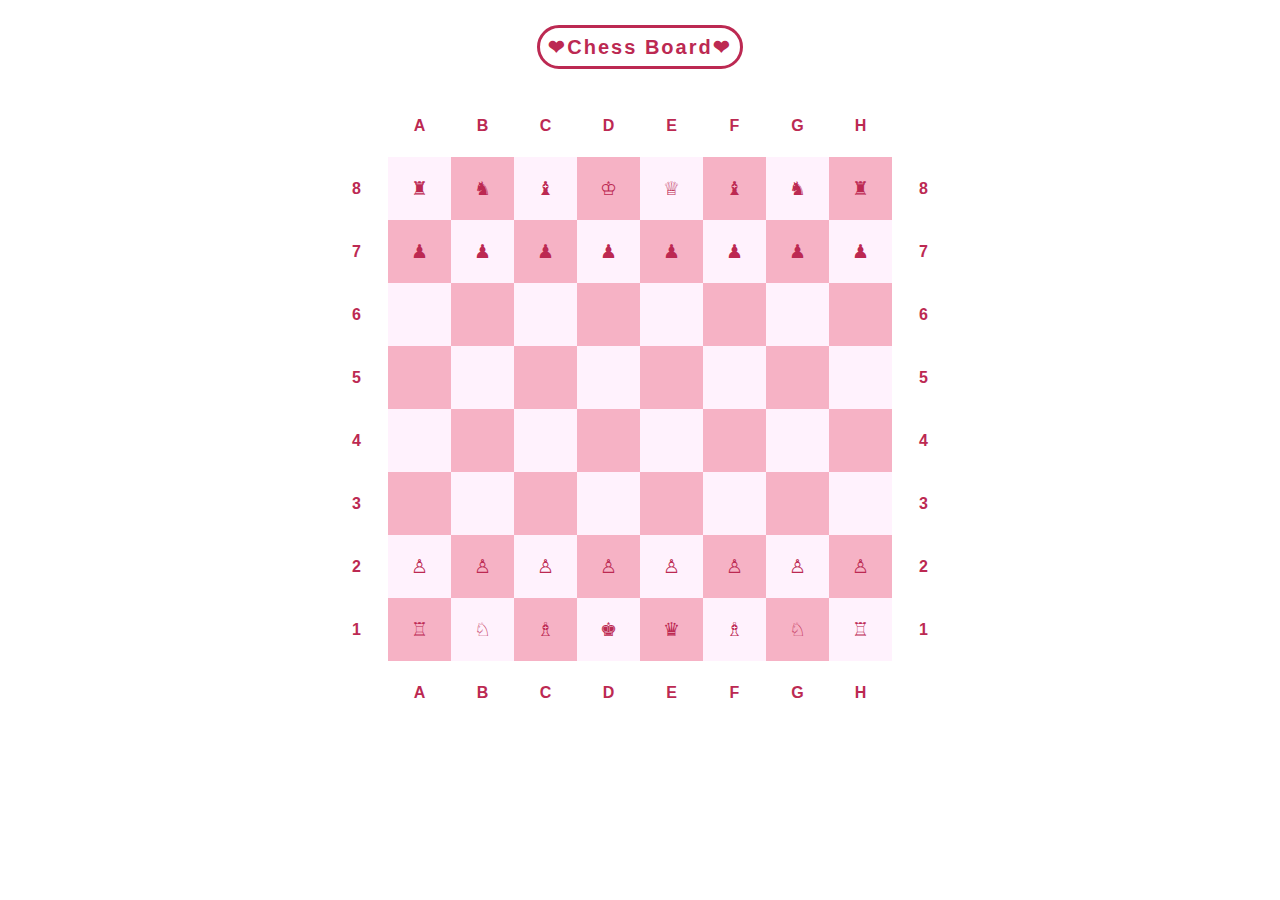
<file: index.html>
<!DOCTYPE html>
<html lang="en">
<head>
    <meta charset="UTF-8">
    <meta http-equiv="X-UA-Compatible" content="IE=edge">
    <meta name="viewport" content="width=device-width, initial-scale=1.0">
    <!--LINKING CSS AND HTML-->
    <link rel="stylesheet" href="css/pink.css">
    <!--FONT LINK-->
    <link href="https://fonts.googleapis.com/css2?family=Open+Sans:wght@300;400;700&amp;display=swap">
    <!--ICON FOR WEBSITE-->
    <link rel="icon" href="imgs/chesspiece.png">
    <title>ChessBoard</title>
</head>
<body>
    <!--HEADER FOR CHESSBOARD-->
        <header class = "container">
            <nav id="nav-bar">
                <!--CLICK CHESS BOARD BUTTON LINK TO SEE NEXT CSS STYLED PAGE-->
                <h1 class="neonText" id = "nav-logo"><a href="html/purple_chessboard.html">	&#10084;Chess Board&#10084;</a></h1>
            </nav>
        </header>
    <section id="chessboard">
    <!--CHESSBOARD MADE AS A TABLE-->
    <main>
    <div class="chess">
        <table id="chessboard">
        <tbody>
            <tr>
                <th></th>
                <th>A</th>
                <th>B</th>
                <th>C</th>
                <th>D</th>
                <th>E</th>
                <th>F</th>
                <th>G</th>
                <th>H</th>
            </tr>
            <tr>
                <th>8</th>
                <td class="box1">
                    <p>&#9820;</p>
                </td>
                <td class="box2">
                    <p>&#9822;</p>
                </td>
                <td class="box1">
                    <p>&#9821;</p>
                </td>
                <td class="box2">
                    <p>&#9812;</p>
                </td>
                <td class="box1">
                    <p>&#9813;</p>
                </td>
                <td class="box2">
                    <p>&#9821;</p>
                </td>
                <td class="box1">
                    <p>&#9822;</p>
                </td>
                <td class="box2">
                    <p>&#9820;</p>
                </td>
                <th>8</th>
            </tr>
            <tr>
                <th>7</th>
                <td class="box2">
                    <p>&#9823;</p>
                </td>
                <td class="box1">
                    <p>&#9823;</p>
                </td>
                <td class="box2">
                    <p>&#9823;</p>
                </td>
                <td class="box1">
                    <p>&#9823;</p>
                </td>
                <td class="box2">
                    <p>&#9823;</p>
                </td>
                <td class="box1">
                    <p>&#9823;</p>
                </td>
                <td class="box2">
                    <p>&#9823;</p>
                </td>
                <td class="box1">
                    <p>&#9823;</p>
                </td>
                <th>7</th>
            </tr>
            <tr>
                <th>6</th>
                <td class="box1"></td>
                <td class="box2"></td>
                <td class="box1"></td>
                <td class="box2"></td>
                <td class="box1"></td>
                <td class="box2"></td>
                <td class="box1"></td>
                <td class="box2"></td>
                <th>6</th>
            </tr>
            <tr>
                <th>5</th>
                <td class="box2"></td>
                <td class="box1"></td>
                <td class="box2"></td>
                <td class="box1"></td>
                <td class="box2"></td>
                <td class="box1"></td>
                <td class="box2"></td>
                <td class="box1"></td>
                <th>5</th>
            </tr>
            <tr>
                <th>4</th>
                <td class="box1"></td>
                <td class="box2"></td>
                <td class="box1"></td>
                <td class="box2"></td>
                <td class="box1"></td>
                <td class="box2"></td>
                <td class="box1"></td>
                <td class="box2"></td>
                <th>4</th>
            </tr>
            <tr>
                <th>3</th>
                <td class="box2"></td>
                <td class="box1"></td>
                <td class="box2"></td>
                <td class="box1"></td>
                <td class="box2"></td>
                <td class="box1"></td>
                <td class="box2"></td>
                <td class="box1"></td>
                <th>3</th>
            </tr>
            <tr>
                <th>2</th>
                <td class="box1">
                    <p>&#9817;</p>
                </td>
                <td class="box2">
                    <p>&#9817;</p>
                </td>
                <td class="box1">
                    <p>&#9817;</p>
                </td>
                <td class="box2">
                    <p>&#9817;</p>
                </td>
                <td class="box1">
                    <p>&#9817;</p>
                </td>
                <td class="box2">
                    <p>&#9817;</p>
                </td>
                <td class="box1">
                    <p>&#9817;</p>
                </td>
                <td class="box2">
                    <p>&#9817;</p>
                </td>
                <th>2</th>
            </tr>
            <tr>
                <th>1</th>
                <td class="box2">
                    <p>&#9814;</p>
                </td>
                <td class="box1">
                    <p>&#9816;</p>
                </td>
                <td class="box2">
                    <p>&#9815;</p>
                </td>
                <td class="box1">
                    <p>&#9818;</p>
                </td>
                <td class="box2">
                    <p>&#9819;</p>
                </td>
                <td class="box1">
                    <p>&#9815;</p>
                </td>
                <td class="box2">
                    <p>&#9816;</p>
                </td>
                <td class="box1">
                    <p>&#9814;</p>
                </td>
                <th>1</th>
            </tr>
            <tr>
                <th></th>
                <th>A</th>
                <th>B</th>
                <th>C</th>
                <th>D</th>
                <th>E</th>
                <th>F</th>
                <th>G</th>
                <th>H</th>
            </tr>
        </tbody>
    </table>
    </div>
    <br><br>
    </main>
</section>
</body>
</html>
</file>
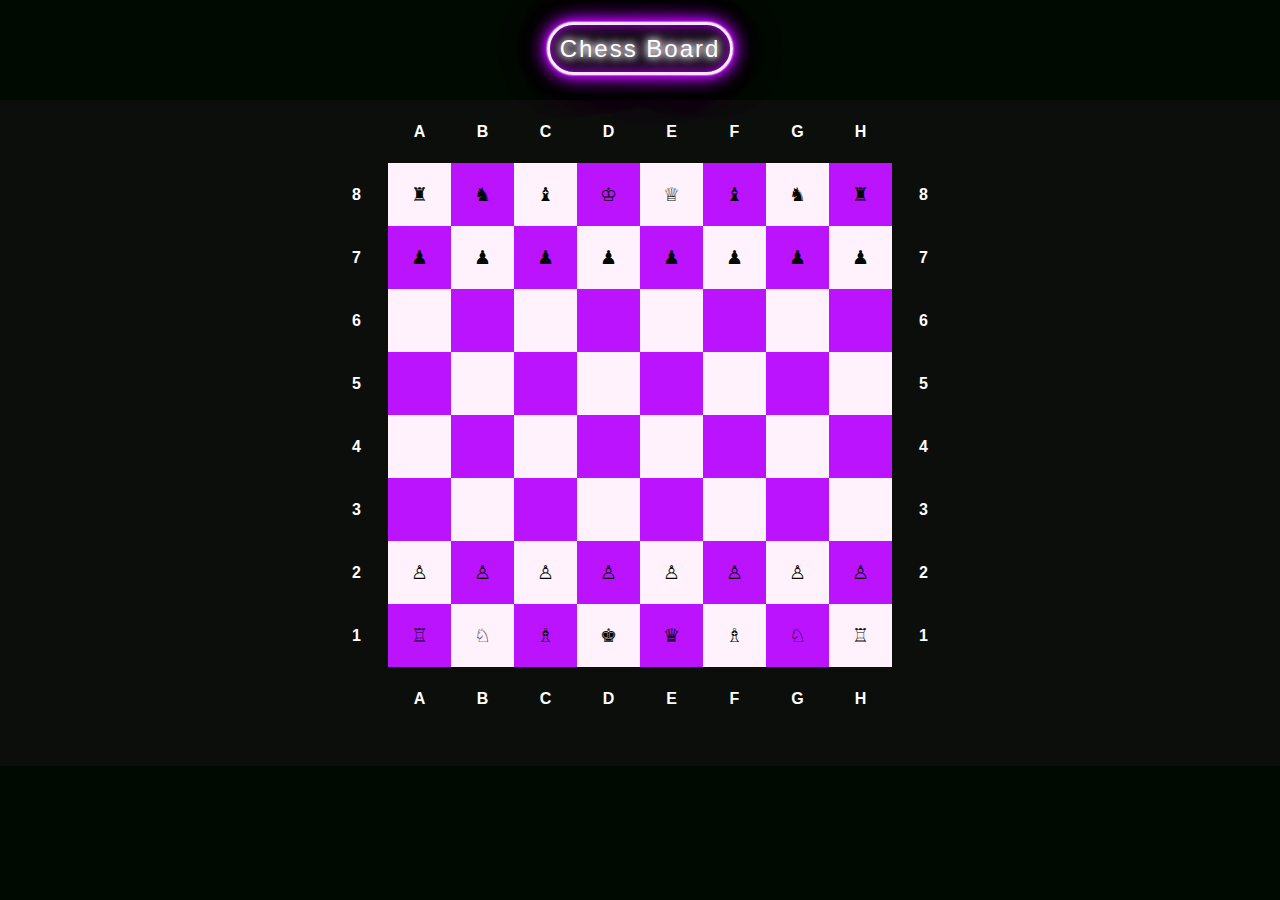
<file: html/purple_chessboard.html>
<!DOCTYPE html>
<html lang="en">
<head>
    <meta charset="UTF-8">
    <meta http-equiv="X-UA-Compatible" content="IE=edge">
    <meta name="viewport" content="width=device-width, initial-scale=1.0">
    <!--LINKING CSS AND HTML-->
    <link rel="stylesheet" href="../css/purple.css">
    <!--FONT LINK-->
    <link href='https://fonts.googleapis.com/css?family=Sacramento:400' rel='stylesheet' type='text/css'>
    <!--ICON FOR WEBSITE-->
    <link rel="icon" href="../imgs/chesspiece.png">
    <title>ChessBoard</title>
</head>
<body>
    <!--HEADER FOR CHESSBOARD-->
        <header class = "container">
            <nav id="nav-bar">
                <!--CLICK CHESS BOARD BUTTON LINK TO SEE NEXT CSS STYLED PAGE-->
                <h1 class="neonText" id = "nav-logo"><a href="../index.html">Chess Board</a></h1>
            </nav>
        </header>
    <section id="chessboard">
    <!--CHESSBOARD MADE AS A TABLE-->
    <main>
    <div class="chess">
        <table id="chessboard">
        <tbody>
            <tr>
                <th></th>
                <th>A</th>
                <th>B</th>
                <th>C</th>
                <th>D</th>
                <th>E</th>
                <th>F</th>
                <th>G</th>
                <th>H</th>
            </tr>
            <tr>
                <th>8</th>
                <td class="box1">
                    <p>&#9820;</p>
                </td>
                <td class="box2">
                    <p>&#9822;</p>
                </td>
                <td class="box1">
                    <p>&#9821;</p>
                </td>
                <td class="box2">
                    <p>&#9812;</p>
                </td>
                <td class="box1">
                    <p>&#9813;</p>
                </td>
                <td class="box2">
                    <p>&#9821;</p>
                </td>
                <td class="box1">
                    <p>&#9822;</p>
                </td>
                <td class="box2">
                    <p>&#9820;</p>
                </td>
                <th>8</th>
            </tr>
            <tr>
                <th>7</th>
                <td class="box2">
                    <p>&#9823;</p>
                </td>
                <td class="box1">
                    <p>&#9823;</p>
                </td>
                <td class="box2">
                    <p>&#9823;</p>
                </td>
                <td class="box1">
                    <p>&#9823;</p>
                </td>
                <td class="box2">
                    <p>&#9823;</p>
                </td>
                <td class="box1">
                    <p>&#9823;</p>
                </td>
                <td class="box2">
                    <p>&#9823;</p>
                </td>
                <td class="box1">
                    <p>&#9823;</p>
                </td>
                <th>7</th>
            </tr>
            <tr>
                <th>6</th>
                <td class="box1"></td>
                <td class="box2"></td>
                <td class="box1"></td>
                <td class="box2"></td>
                <td class="box1"></td>
                <td class="box2"></td>
                <td class="box1"></td>
                <td class="box2"></td>
                <th>6</th>
            </tr>
            <tr>
                <th>5</th>
                <td class="box2"></td>
                <td class="box1"></td>
                <td class="box2"></td>
                <td class="box1"></td>
                <td class="box2"></td>
                <td class="box1"></td>
                <td class="box2"></td>
                <td class="box1"></td>
                <th>5</th>
            </tr>
            <tr>
                <th>4</th>
                <td class="box1"></td>
                <td class="box2"></td>
                <td class="box1"></td>
                <td class="box2"></td>
                <td class="box1"></td>
                <td class="box2"></td>
                <td class="box1"></td>
                <td class="box2"></td>
                <th>4</th>
            </tr>
            <tr>
                <th>3</th>
                <td class="box2"></td>
                <td class="box1"></td>
                <td class="box2"></td>
                <td class="box1"></td>
                <td class="box2"></td>
                <td class="box1"></td>
                <td class="box2"></td>
                <td class="box1"></td>
                <th>3</th>
            </tr>
            <tr>
                <th>2</th>
                <td class="box1">
                    <p>&#9817;</p>
                </td>
                <td class="box2">
                    <p>&#9817;</p>
                </td>
                <td class="box1">
                    <p>&#9817;</p>
                </td>
                <td class="box2">
                    <p>&#9817;</p>
                </td>
                <td class="box1">
                    <p>&#9817;</p>
                </td>
                <td class="box2">
                    <p>&#9817;</p>
                </td>
                <td class="box1">
                    <p>&#9817;</p>
                </td>
                <td class="box2">
                    <p>&#9817;</p>
                </td>
                <th>2</th>
            </tr>
            <tr>
                <th>1</th>
                <td class="box2">
                    <p>&#9814;</p>
                </td>
                <td class="box1">
                    <p>&#9816;</p>
                </td>
                <td class="box2">
                    <p>&#9815;</p>
                </td>
                <td class="box1">
                    <p>&#9818;</p>
                </td>
                <td class="box2">
                    <p>&#9819;</p>
                </td>
                <td class="box1">
                    <p>&#9815;</p>
                </td>
                <td class="box2">
                    <p>&#9816;</p>
                </td>
                <td class="box1">
                    <p>&#9814;</p>
                </td>
                <th>1</th>
            </tr>
            <tr>
                <th></th>
                <th>A</th>
                <th>B</th>
                <th>C</th>
                <th>D</th>
                <th>E</th>
                <th>F</th>
                <th>G</th>
                <th>H</th>
            </tr>
        </tbody>
    </table>
    </div>
    <br><br>
    </main>
</section>
</body>
</html>
</file>
<file: css/pink.css>
/*PINK CHESSBOARD*/

/*MAIN STYLING*/

* {
    scroll-behavior: smooth;
    font-family: 'Open Sans', sans-serif;
}

html, body {
    max-width: 100%;
    margin: 0;
    overflow-x: hidden;
    margin: 0;
    padding: 0;
    text-align: center;
}

main, body {
    background-image: url(https://img.freepik.com/premium-photo/pink-marble-texture-background-with-detailed-structure-high-resolution-bright-luxurious_38607-486.jpg?w=2000);
    background-repeat: no-repeat;
    background-attachment: fixed; 
    background-size: 100% 100%;
}

#nav-bar {
    margin-top: 15px;
    transition: smooth;
    margin-bottom: 0px;
    font-size: 1.25em;
    align-items: center;
    justify-content: space-between;
  }


/*HEADER STYLING*/

h1 {
    padding-top: 20px;
    letter-spacing: 2px;
    font-size: 20px;
    padding-bottom: 22px;
}

a {
    text-decoration: none;
    color: #bc2952;
    border: 0.2rem solid #bc2952;
    border-radius: 2rem;
    padding: 0.4em;
    background-color: white;
}

a:hover {
    background-color: #fff2fd;
}

/*CHESSBOARD STYLING*/

#chessboard {
    border-spacing: 0;
    border-collapse: collapse;
    align-self: center;
    background-color: white;
}

#chessboard th {
    padding: 21px;
}

#chessboard td {
    width: 21px;
    height: 21px;
}

table {
    margin: 0px auto;
}

td {
    text-align: center;
    height: 21px;
    width: 21px;
}

p {
    font-size: 19px;
    color: #bc2952;
}

th {
    color: #bc2952;
    font-weight: bold;
    height: 21px;
    width: 21px;
}

/*BOX STYLING IN CHESSBOARD*/

.box2 {
    background-color: #f6b2c5;
}

.box1 {
    background-color: #fff2fd;
}
</file>
<file: css/purple.css>
/*PURPLE CHESSBOARD*/

/*MAIN STYLING*/

* {
    scroll-behavior: smooth;
    font-family: 'Sacremento', sans-serif;
}

html, body {
    max-width: 100%;
    margin: 0;
    overflow-x: hidden;
    padding: 0;
    text-align: center;
}

main, body {
    background-image: url(https://media.istockphoto.com/vectors/vector-realistic-isolated-black-brick-wall-background-for-decoration-vector-id908583310?k=20&m=908583310&s=612x612&w=0&h=CXdTs3dA8qzGl2qNUACWZu_KqlDwLxYFImhW_6GDOhI=);
    background-repeat: no-repeat;
    background-attachment: fixed; 
    background-size: 100% 100%;
}

/*HEADER STYLING*/

h1 {
    padding-top: 20px;
    letter-spacing: 2px;
    font-size: 20px;
    padding-bottom: 24px;
}

#nav-bar {
    margin-top: 15px;
    transition: smooth;
    margin-bottom: 0px;
    font-size: 1.25em;
    align-items: center;
    justify-content: space-between;
}

.neonText {
    color: #fff;
    text-shadow:
        0 0 7px #fff,
        0 0 10px #fff,
        0 0 21px #fff,
        0 0 42px #bc13fe,
        0 0 82px #bc13fe,
        0 0 92px #bc13fe,
        0 0 102px #bc13fe,
        0 0 150px #bc13fe;
    }
        
body {
    font-family: "Sacramento", sans-serif;
    background-color: #010a01;
    justify-content: center;
    align-items: center;  
}

h1 {
    text-align: center;
    font-weight: lighter;
}
        
a {
    text-decoration: none;
    color: white;
    font-size: 24px;
    animation: pulsate 1.5s infinite alternate;  
    border: 0.2rem solid white;
    border-radius: 2rem;
    padding: 0.4em;
    box-shadow:
        0 0 .1rem white,
        0 0 .1rem white,
        0 0 1rem #bc13fe,
        0 0 0.4rem #bc13fe,
        0 0 1.4rem #bc13fe,
        inset 0 0 0.7rem #bc13fe;
    }

/*MAKES BUTTON PULSE SO IT LOOKS GLOWING*/

@keyframes pulsate {
    100% {
    text-shadow:
            0 0 4px #fff,
            0 0 11px #fff,
            0 0 19px #fff,
            0 0 40px #bc13fe,
            0 0 80px #bc13fe,
            0 0 90px #bc13fe,
            0 0 100px #bc13fe,
            0 0 150px #bc13fe;
    }
        
    0% {
        text-shadow:
            0 0 2px #fff,
            0 0 4px #fff,
            0 0 6px #fff,
            0 0 10px #bc13fe,
            0 0 45px #bc13fe,
            0 0 55px #bc13fe,
            0 0 70px #bc13fe,
            0 0 80px #bc13fe;
    }
}

/*CHESSBOARD STYLING*/

#chessboard {
    border-spacing: 0;
    border-collapse: collapse;
    align-self: center;
    background-color: #0c0e0c;
}

#chessboard th {
    padding: 21px;
}

#chessboard td {
    width: 21px;
    height: 21px;
}

table {
    margin: 0px auto;
}

td {
    text-align: center;
    height: 21px;
    width: 21px;
}

p {
    font-size: 19px;
    color: #010a01;
}

th {
    color: #fff;
    font-weight: bold;
    height: 21px;
    width: 21px;
}

/*BOX STYLING IN CHESSBOARD*/

.box2 {
    background-color: #bc13fe;
}

.box1 {
    background-color: #fff2fd;
}
</file>
